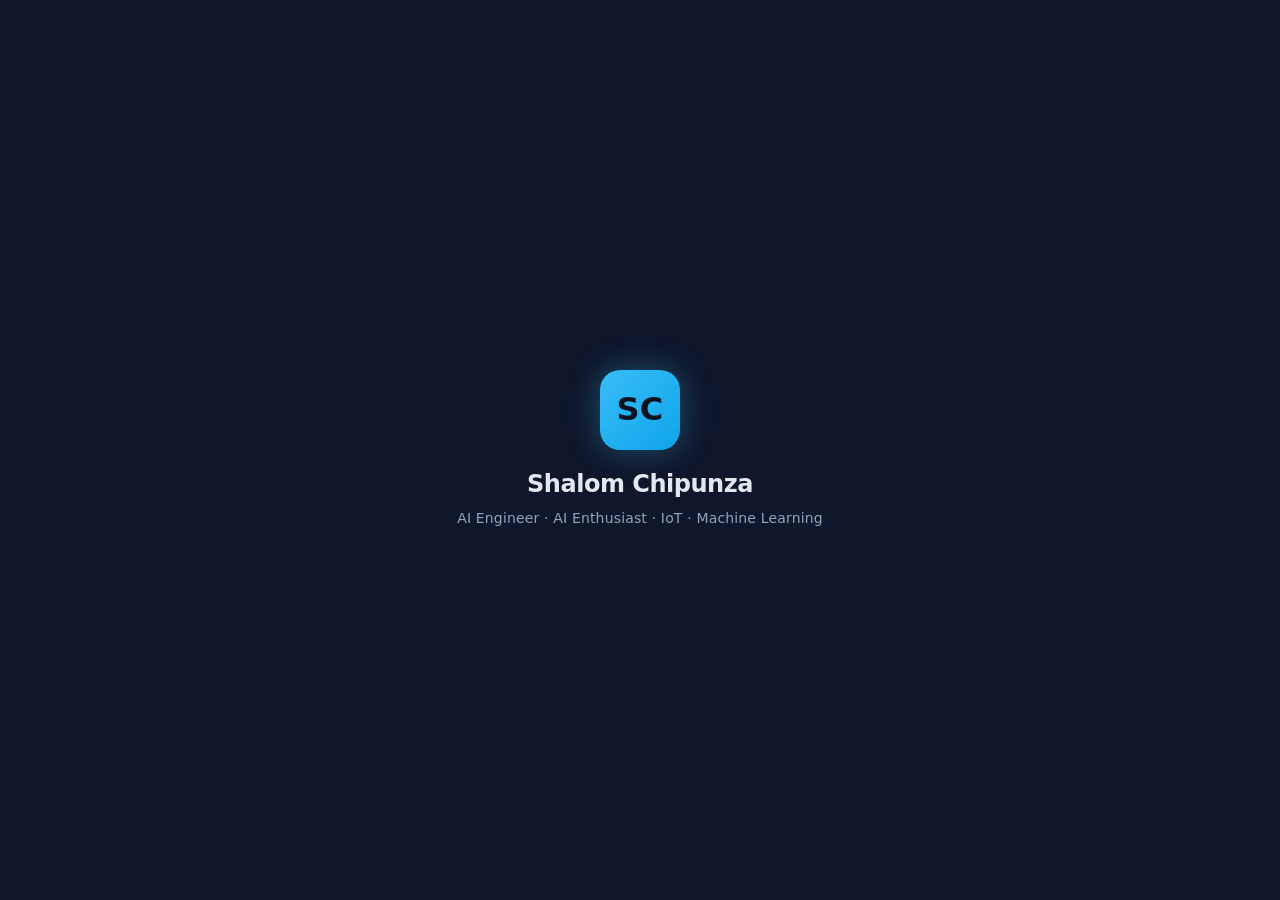
<file: index.html>
<!DOCTYPE html>
<html lang="en" data-theme="dark">
<head>
  <meta charset="utf-8">
  <meta name="viewport" content="width=device-width, initial-scale=1.0">
  <meta name="description" content="Shalom Chipunza — Full Stack Developer, AI Enthusiast, and Aspiring AI Engineer building intelligent systems with cutting-edge technologies.">
  <meta name="theme-color" content="#0b1220">
  <meta name="color-scheme" content="dark">
  <title>Shalom Chipunza | AI Engineer & Full Stack Developer</title>
  <link rel="preconnect" href="https://cdnjs.cloudflare.com" crossorigin>
  <link rel="stylesheet" href="style.css">
  <link rel="stylesheet" href="https://cdnjs.cloudflare.com/ajax/libs/font-awesome/6.5.0/css/all.min.css" crossorigin="anonymous" referrerpolicy="no-referrer">
</head>
<body data-page="home">
  <a class="skip-link" href="#main-content">Skip to main content</a>

  <div id="cursor-glow" class="cursor-glow" aria-hidden="true"></div>

  <div id="splash" class="splash-screen" role="status" aria-live="polite" aria-label="Loading portfolio">
    <div class="splash-content">
      <div class="splash-logo" aria-hidden="true">SC</div>
      <h1>Shalom Chipunza</h1>
      <p>AI Engineer · AI Enthusiast · IoT · Machine Learning</p>
    </div>
  </div>

  <header class="desktop-site-header" aria-label="Primary">
    <div class="desktop-site-header__inner">
      <a href="index.html" class="desktop-brand" data-nav-page="home">
        <span class="desktop-brand__mark" aria-hidden="true">SC</span>
        <span class="desktop-brand__text">
          <span class="desktop-brand__name">Shalom Chipunza</span>
          <span class="desktop-brand__role">AI Engineer · AI Enthusiast · IoT · Machine Learning</span>
        </span>
      </a>
      <nav class="desktop-site-nav" aria-label="Section navigation">
        <ul class="desktop-site-nav__list">
          <li><a href="index.html" class="desktop-nav-link" data-nav-page="home">Home</a></li>
          <li><a href="projects.html" class="desktop-nav-link" data-nav-page="projects">Work</a></li>
          <li><a href="skills.html" class="desktop-nav-link" data-nav-page="skills">Skills</a></li>
          <li><a href="#about" class="desktop-nav-link" data-nav-page="about">About</a></li>
          <li><a href="#contact" class="desktop-nav-link" data-nav-page="contact">Contact</a></li>
        </ul>
      </nav>
      <div class="desktop-site-header__actions">
        <a class="btn btn-sm btn-cv" href="resources/ShalomChipunza_CV.pdf" download>
          <i class="fa-solid fa-file-arrow-down" aria-hidden="true"></i>
          <span>CV</span>
        </a>
      </div>
    </div>
  </header>

  <div class="app-wrapper" id="app-wrapper">
    <div class="app-container">
      <header class="app-header">
        <span class="app-title">Portfolio</span>
        <div class="header-actions">
          <button type="button" class="theme-toggle" aria-label="Switch to light theme">
            <i class="fa-solid fa-sun icon-sun" aria-hidden="true"></i>
            <i class="fa-solid fa-moon icon-moon" aria-hidden="true"></i>
          </button>
        </div>
      </header>

      <main class="app-main" id="main-content">
        <!-- Home -->
        <section class="screen active" id="home" aria-label="Home">
          <div class="hero-backdrop" aria-hidden="true">
            <span class="hero-orb hero-orb--1"></span>
            <span class="hero-orb hero-orb--2"></span>
            <span class="hero-orb hero-orb--3"></span>
          </div>
          <div class="home-layout">
            <div class="hero-section">
              <div class="profile-image-container">
                <div id="profile-skeleton" class="skeleton skeleton--avatar skeleton-wrap" aria-hidden="true"></div>
                <span class="profile-glow" aria-hidden="true"></span>
                <span class="profile-ring" aria-hidden="true"></span>
                <img src="resources/design.jpeg" alt="Portrait of Shalom Chipunza" class="profile-img img-lazy" width="160" height="160" decoding="async" fetchpriority="high">
              </div>
              <div class="hero-text">
                <p class="hero-eyebrow">Shalom Chipunza</p>
                <h1>Building <span class="accent">Intelligent & Expert</span> Systems</h1>
                <p class="role" aria-live="polite">
                  <span class="role-prefix">I craft solutions as</span>
                  <span class="typing-line">
                    <span id="typing-text" class="typing-text"></span><span class="typing-cursor" aria-hidden="true"></span>
                  </span>
                </p>
                <p class="tagline">Full Stack Developer, AI Enthusiast, and Aspiring AI Engineer building intelligent systems with cutting-edge technologies.</p>
              </div>
              <div class="hero-actions">
                <a href="projects.html" class="btn btn-primary">
                  <i class="fa-solid fa-diagram-project" aria-hidden="true"></i>
                  View Projects
                </a>
                <a class="btn btn-secondary" href="resources/cv.pdf" download>
                  <i class="fa-solid fa-file-arrow-down" aria-hidden="true"></i>
                  Download CV
                </a>
              </div>
              <div class="hero-social-block">
                <p class="hero-social-label"><span class="accent">Get in touch</span></p>
                <ul class="hero-social" aria-label="Social profiles">
                  <li><a href="https://github.com/shalomcee002" target="_blank" rel="noopener noreferrer" aria-label="GitHub"><i class="fa-brands fa-github" aria-hidden="true"></i></a></li>
                  <li><a href="https://www.linkedin.com/in/shalom-chipunza-ai-iot-ml" target="_blank" rel="noopener noreferrer" aria-label="LinkedIn"><i class="fa-brands fa-linkedin" aria-hidden="true"></i></a></li>
                  <li><a href="https://wa.me/0778119682" target="_blank" rel="noopener noreferrer" aria-label="WhatsApp"><i class="fa-brands fa-whatsapp" aria-hidden="true"></i></a></li>
                </ul>
              </div>
            </div>

            <div class="quick-stats" role="list">
              <div class="stat-card card" role="listitem">
                <span class="stat-value">1+</span>
                <span class="stat-label">Years in AI &amp; systems</span>
              </div>
              <div class="stat-card card" role="listitem">
                <span class="stat-value">7+</span>
                <span class="stat-label">Shipped projects</span>
              </div>
            </div>
          </div>
        </section>

      <!-- About -->
      <section class="screen" id="about" aria-label="About">

        <div class="screen-header">
          <h2>About</h2>
          <p>AI &amp; ML engineer-in-training. I build intelligent systems that are secure, observable, and built to last.</p>
        </div>

        <div class="about-content">

          <div class="card animate-in section-divider">
            <h3>Professional Summary</h3>
            <p>
              I design and build AI-powered products end-to-end — from clean, accessible interfaces to observable, maintainable backends. My work sits at the intersection of machine learning engineering, full-stack development, and applied automation.
            </p>
            <p>
              Security and long-term maintainability are first-class concerns in everything I build, not afterthoughts. I focus on pragmatic AI where it creates real leverage, and I hold myself to the discipline of shipping incrementally with verifiable results.
            </p>
          </div>

          <div class="card animate-in">
            <h3>Education &amp; Credentials</h3>

            <div class="education-item">
              <div class="education-meta">
                <h4>BSc Artificial Intelligence &amp; Machine Learning</h4>
                <span class="education-status">In Progress</span>
              </div>
              <p>University of Zimbabwe &middot; 2024 &ndash; 2028</p>
            </div>

            <div class="education-item">
              <div class="education-meta">
                <h4>CS50's Introduction to Artificial Intelligence with Python</h4>
                <span class="education-status">Certified</span>
              </div>
              <p>Harvard University &middot; Online Certification</p>
            </div>

            <div class="education-item">
              <h4>Technical Focus Areas</h4>
              <ul class="focus-list">
                <li>Machine Learning Engineering</li>
                <li>Full-Stack Application Development</li>
                <li>Mobile Application Development</li>
                <li>Intelligent Systems &amp; Automation</li>
                <li>Data Engineering</li>
              </ul>
            </div>
          </div>

          <div class="card animate-in">
            <h3>What I bring</h3>
          
            <div class="value-item">
              <h4>Deadline-driven</h4>
              <p>Time is a resource I treat with the same discipline as code quality. I plan realistically, communicate early when scope shifts, and deliver.</p>
            </div>
          
            <div class="value-item">
              <h4>Built for collaboration</h4>
              <blockquote class="african-proverb">
                <p>"If you want to go fast, go alone. If you want to go far, go together."</p>
                <cite>— African proverb</cite>
              </blockquote>
              <p>I thrive in teams. The best systems are built through shared context, honest feedback, and collective ownership.</p>
            </div>
          
            <div class="value-item">
              <h4>Cutting-edge, applied</h4>
              <p>I stay current with emerging tools and frameworks — not for novelty, but to bring meaningful capability to the products I work on.</p>
            </div>
          
          </div>
      </section>



        <!-- Contact -->
        <section class="screen" id="contact" aria-label="Contact">
          <div class="screen-header">
            <h2>Contact</h2>
            <p>Hiring, collaborations, or a technical challenge—send a concise note and I will respond promptly.</p>
          </div>
          <div class="contact-container">
            <form id="contact-form" class="card animate-in" novalidate>
              <input type="text" name="website" class="hp-field" tabindex="-1" autocomplete="off" aria-hidden="true">

              <div class="form-group floating-group has-icon">
                <span class="field-icon" aria-hidden="true"><i class="fa-solid fa-user"></i></span>
                <input type="text" id="name" name="name" placeholder=" " required minlength="3" autocomplete="name">
                <label for="name">Full Name</label>
                <span class="error-message">Name must be at least 3 characters.</span>
              </div>

              <div class="form-group floating-group has-icon">
                <span class="field-icon" aria-hidden="true"><i class="fa-solid fa-envelope"></i></span>
                <input type="email" id="email" name="email" placeholder=" " required autocomplete="email">
                <label for="email">Email Address</label>
                <span class="error-message">Please enter a valid email address.</span>
              </div>

              <div class="form-group floating-group has-icon">
                <span class="field-icon" aria-hidden="true"><i class="fa-solid fa-phone"></i></span>
                <input type="tel" id="phone" name="phone" placeholder=" " required autocomplete="tel">
                <label for="phone">Phone Number</label>
                <span class="error-message">Please enter a valid phone number.</span>
              </div>

              <div class="form-group floating-group has-icon">
                <span class="field-icon" aria-hidden="true"><i class="fa-solid fa-tag"></i></span>
                <select id="subject" name="subject" required>
                  <option value="" disabled selected hidden></option>
                  <option value="Collaboration">Project collaboration</option>
                  <option value="Hiring">Role / hiring</option>
                  <option value="AI Query">AI / ML inquiry</option>
                  <option value="Other">Other</option>
                </select>
                <label for="subject">Subject</label>
                <span class="error-message">Please select a subject.</span>
              </div>

              <div class="form-group floating-group has-icon has-icon--textarea">
                <span class="field-icon" aria-hidden="true"><i class="fa-solid fa-message"></i></span>
                <textarea id="message" name="message" rows="4" placeholder=" " required minlength="10" aria-describedby="message-counter"></textarea>
                <label for="message">Message</label>
                <span class="char-counter" id="message-counter" aria-live="polite">0 / 10+ characters</span>
                <span class="error-message">Message must be at least 10 characters.</span>
              </div>

              <button type="submit" class="btn btn-primary w-100">
                <span class="btn-text">Send message</span>
                <span class="spinner" hidden aria-hidden="true"></span>
              </button>
            </form>

            <div class="social-links animate-in" aria-label="Social and messaging">
              <a href="https://linkedin.com/in/shalom-chipunza-ai-iot-ml" target="_blank" rel="noopener noreferrer" aria-label="LinkedIn"><i class="fa-brands fa-linkedin" aria-hidden="true"></i></a>
              <a href="https://github.com/shalomcee002" target="_blank" rel="noopener noreferrer" aria-label="GitHub"><i class="fa-brands fa-github" aria-hidden="true"></i></a>
              <a href="https://wa.me/0778119682" target="_blank" rel="noopener noreferrer" aria-label="WhatsApp"><i class="fa-brands fa-whatsapp" aria-hidden="true"></i></a>
            </div>
          </div>
        </section>
      </main>

      <nav class="bottom-nav" aria-label="App sections">
        <a href="index.html" class="nav-item active" data-nav-page="home" aria-current="page">
          <i class="fa-solid fa-house" aria-hidden="true"></i>
          <span>Home</span>
        </a>
        <a href="projects.html" class="nav-item" data-nav-page="projects">
          <i class="fa-solid fa-diagram-project" aria-hidden="true"></i>
          <span>Work</span>
        </a>
        <a href="skills.html" class="nav-item" data-nav-page="skills">
          <i class="fa-solid fa-code" aria-hidden="true"></i>
          <span>Skills</span>
        </a>
        <a href="#about" class="nav-item" data-nav-page="about">
          <i class="fa-solid fa-user" aria-hidden="true"></i>
          <span>About</span>
        </a>
        <a href="#contact" class="nav-item" data-nav-page="contact">
          <i class="fa-solid fa-envelope" aria-hidden="true"></i>
          <span>Contact</span>
        </a>
      </nav>
    </div>
  </div>

  <script src="script.js"></script>
</body>
</html>
</file>
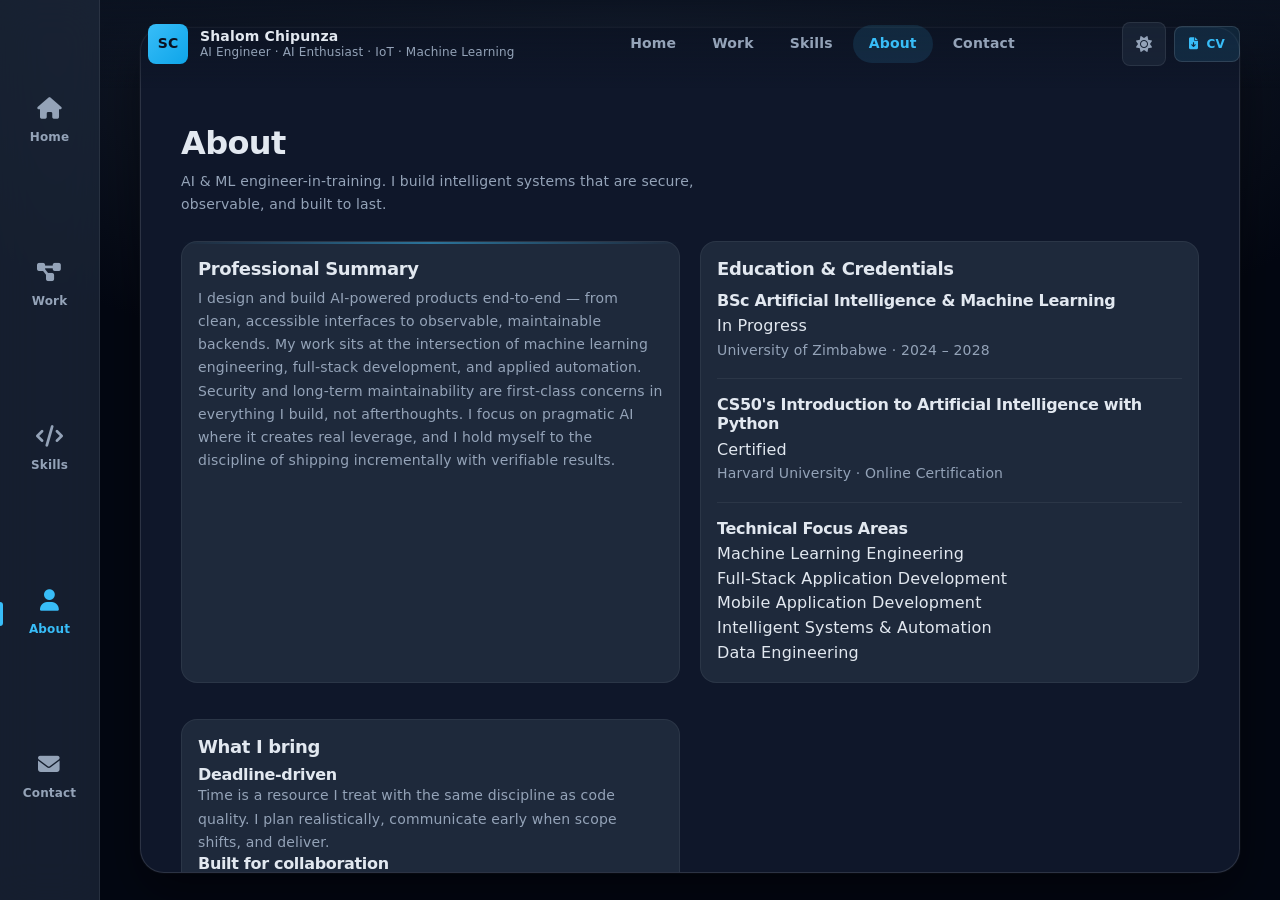
<file: about.html>
<!DOCTYPE html>
<html lang="en" data-theme="dark">
<head>
  <meta charset="utf-8">
  <meta name="viewport" content="width=device-width, initial-scale=1.0">
  <meta name="description" content="About Shalom Chipunza — AI & ML engineer-in-training building secure, observable intelligent systems.">
  <meta name="theme-color" content="#0b1220">
  <meta name="color-scheme" content="dark">
  <title>About | Shalom Chipunza</title>
  <link rel="preconnect" href="https://cdnjs.cloudflare.com" crossorigin>
  <link rel="stylesheet" href="style.css">
  <link rel="stylesheet" href="https://cdnjs.cloudflare.com/ajax/libs/font-awesome/6.5.0/css/all.min.css" crossorigin="anonymous" referrerpolicy="no-referrer">
</head>
<body class="app-page" data-page="about">
  <a class="skip-link" href="#main-content">Skip to main content</a>
  <div id="cursor-glow" class="cursor-glow" aria-hidden="true"></div>
  <header class="desktop-site-header" aria-label="Primary">
    <div class="desktop-site-header__inner">
      <a href="index.html" class="desktop-brand" data-nav-page="home">
        <span class="desktop-brand__mark" aria-hidden="true">SC</span>
        <span class="desktop-brand__text">
          <span class="desktop-brand__name">Shalom Chipunza</span>
          <span class="desktop-brand__role">AI Engineer · AI Enthusiast · IoT · Machine Learning</span>
        </span>
      </a>
      <nav class="desktop-site-nav" aria-label="Section navigation">
        <ul class="desktop-site-nav__list">
          <li><a href="index.html" class="desktop-nav-link" data-nav-page="home">Home</a></li>
          <li><a href="projects.html" class="desktop-nav-link" data-nav-page="projects">Work</a></li>
          <li><a href="skills.html" class="desktop-nav-link" data-nav-page="skills">Skills</a></li>
          <li><a href="about.html" class="desktop-nav-link" data-nav-page="about">About</a></li>
          <li><a href="contact.html" class="desktop-nav-link" data-nav-page="contact">Contact</a></li>
        </ul>
      </nav>
      <div class="desktop-site-header__actions">
        <button type="button" class="theme-toggle" aria-label="Switch to light theme">
          <i class="fa-solid fa-sun icon-sun" aria-hidden="true"></i>
          <i class="fa-solid fa-moon icon-moon" aria-hidden="true"></i>
        </button>
        <a class="btn btn-sm btn-cv" href="resources/ShalomChipunza_CV.pdf" download="ShalomChipunza_CV.pdf">
          <i class="fa-solid fa-file-arrow-down" aria-hidden="true"></i>
          <span>CV</span>
        </a>
      </div>
    </div>
  </header>
  <div class="app-wrapper" id="app-wrapper">
    <div class="app-container">
      <header class="app-header">
        <span class="app-title">About</span>
        <div class="header-actions">
                  <button type="button" class="theme-toggle" aria-label="Switch to light theme">
          <i class="fa-solid fa-sun icon-sun" aria-hidden="true"></i>
          <i class="fa-solid fa-moon icon-moon" aria-hidden="true"></i>
        </button>
        </div>
      </header>

      <main class="app-main app-main--page" id="main-content">
        <section class="screen page-screen active" id="about" aria-label="About">
        <div class="screen-header">
          <h2>About</h2>
          <p>AI &amp; ML engineer-in-training. I build intelligent systems that are secure, observable, and built to last.</p>
        </div>

        <div class="about-content">
          <div class="card animate-in section-divider">
            <h3>Professional Summary</h3>
            <p>
              I design and build AI-powered products end-to-end — from clean, accessible interfaces to observable, maintainable backends. My work sits at the intersection of machine learning engineering, full-stack development, and applied automation.
            </p>
            <p>
              Security and long-term maintainability are first-class concerns in everything I build, not afterthoughts. I focus on pragmatic AI where it creates real leverage, and I hold myself to the discipline of shipping incrementally with verifiable results.
            </p>
          </div>

          <div class="card animate-in">
            <h3>Education &amp; Credentials</h3>

            <div class="education-item">
              <div class="education-meta">
                <h4>BSc Artificial Intelligence &amp; Machine Learning</h4>
                <span class="education-status">In Progress</span>
              </div>
              <p>University of Zimbabwe &middot; 2024 &ndash; 2028</p>
            </div>

            <div class="education-item">
              <div class="education-meta">
                <h4>CS50's Introduction to Artificial Intelligence with Python</h4>
                <span class="education-status">Certified</span>
              </div>
              <p>Harvard University &middot; Online Certification</p>
            </div>

            <div class="education-item">
              <h4>Technical Focus Areas</h4>
              <ul class="focus-list">
                <li>Machine Learning Engineering</li>
                <li>Full-Stack Application Development</li>
                <li>Mobile Application Development</li>
                <li>Intelligent Systems &amp; Automation</li>
                <li>Data Engineering</li>
              </ul>
            </div>
          </div>

          <div class="card animate-in">
            <h3>What I bring</h3>

            <div class="value-item">
              <h4>Deadline-driven</h4>
              <p>Time is a resource I treat with the same discipline as code quality. I plan realistically, communicate early when scope shifts, and deliver.</p>
            </div>

            <div class="value-item">
              <h4>Built for collaboration</h4>
              <blockquote class="african-proverb">
                <p>"If you want to go fast, go alone. If you want to go far, go together."</p>
                <cite>— African proverb</cite>
              </blockquote>
              <p>I thrive in teams. The best systems are built through shared context, honest feedback, and collective ownership.</p>
            </div>

            <div class="value-item">
              <h4>Cutting-edge, applied</h4>
              <p>I stay current with emerging tools and frameworks — not for novelty, but to bring meaningful capability to the products I work on.</p>
            </div>
          </div>
        </div>
        </section>
      </main>

      <nav class="bottom-nav" aria-label="App sections">
        <a href="index.html" class="nav-item" data-nav-page="home">
          <i class="fa-solid fa-house" aria-hidden="true"></i>
          <span>Home</span>
        </a>
        <a href="projects.html" class="nav-item" data-nav-page="projects">
          <i class="fa-solid fa-diagram-project" aria-hidden="true"></i>
          <span>Work</span>
        </a>
        <a href="skills.html" class="nav-item" data-nav-page="skills">
          <i class="fa-solid fa-code" aria-hidden="true"></i>
          <span>Skills</span>
        </a>
        <a href="about.html" class="nav-item" data-nav-page="about">
          <i class="fa-solid fa-user" aria-hidden="true"></i>
          <span>About</span>
        </a>
        <a href="contact.html" class="nav-item" data-nav-page="contact">
          <i class="fa-solid fa-envelope" aria-hidden="true"></i>
          <span>Contact</span>
        </a>
      </nav>
    </div>
  </div>

  <script src="script.js"></script>
</body>
</html>
</file>
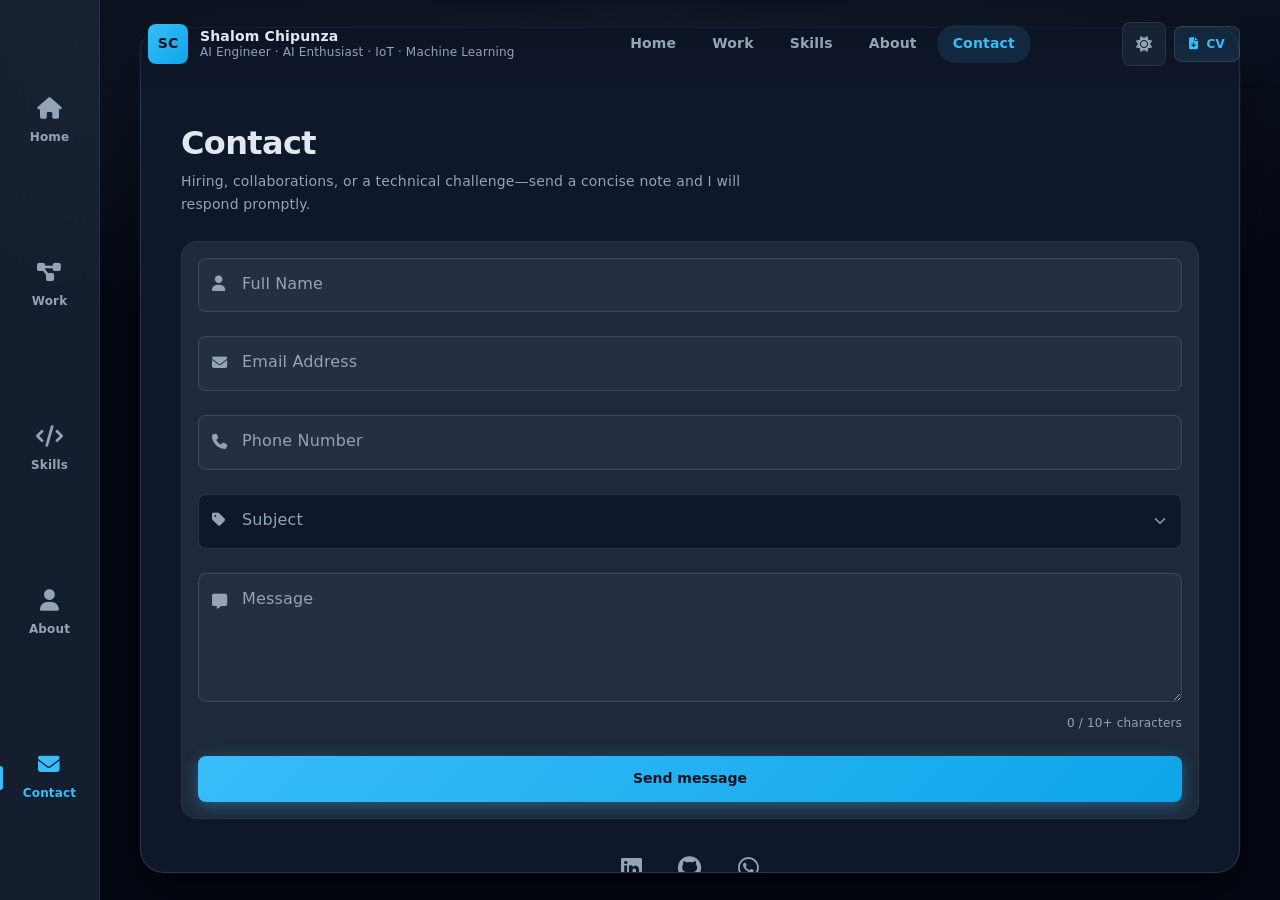
<file: contact.html>
<!DOCTYPE html>
<html lang="en" data-theme="dark">
<head>
  <meta charset="utf-8">
  <meta name="viewport" content="width=device-width, initial-scale=1.0">
  <meta name="description" content="Contact Shalom Chipunza — hiring, collaborations, and technical inquiries.">
  <meta name="theme-color" content="#0b1220">
  <meta name="color-scheme" content="dark">
  <title>Contact | Shalom Chipunza</title>
  <link rel="preconnect" href="https://cdnjs.cloudflare.com" crossorigin>
  <link rel="stylesheet" href="style.css">
  <link rel="stylesheet" href="https://cdnjs.cloudflare.com/ajax/libs/font-awesome/6.5.0/css/all.min.css" crossorigin="anonymous" referrerpolicy="no-referrer">
</head>
<body class="app-page" data-page="contact">
  <a class="skip-link" href="#main-content">Skip to main content</a>
  <div id="cursor-glow" class="cursor-glow" aria-hidden="true"></div>
  <header class="desktop-site-header" aria-label="Primary">
    <div class="desktop-site-header__inner">
      <a href="index.html" class="desktop-brand" data-nav-page="home">
        <span class="desktop-brand__mark" aria-hidden="true">SC</span>
        <span class="desktop-brand__text">
          <span class="desktop-brand__name">Shalom Chipunza</span>
          <span class="desktop-brand__role">AI Engineer · AI Enthusiast · IoT · Machine Learning</span>
        </span>
      </a>
      <nav class="desktop-site-nav" aria-label="Section navigation">
        <ul class="desktop-site-nav__list">
          <li><a href="index.html" class="desktop-nav-link" data-nav-page="home">Home</a></li>
          <li><a href="projects.html" class="desktop-nav-link" data-nav-page="projects">Work</a></li>
          <li><a href="skills.html" class="desktop-nav-link" data-nav-page="skills">Skills</a></li>
          <li><a href="about.html" class="desktop-nav-link" data-nav-page="about">About</a></li>
          <li><a href="contact.html" class="desktop-nav-link" data-nav-page="contact">Contact</a></li>
        </ul>
      </nav>
      <div class="desktop-site-header__actions">
        <button type="button" class="theme-toggle" aria-label="Switch to light theme">
          <i class="fa-solid fa-sun icon-sun" aria-hidden="true"></i>
          <i class="fa-solid fa-moon icon-moon" aria-hidden="true"></i>
        </button>
        <a class="btn btn-sm btn-cv" href="resources/ShalomChipunza_CV.pdf" download="ShalomChipunza_CV.pdf">
          <i class="fa-solid fa-file-arrow-down" aria-hidden="true"></i>
          <span>CV</span>
        </a>
      </div>
    </div>
  </header>
  <div class="app-wrapper" id="app-wrapper">
    <div class="app-container">
      <header class="app-header">
        <span class="app-title">Contact</span>
        <div class="header-actions">
                  <button type="button" class="theme-toggle" aria-label="Switch to light theme">
          <i class="fa-solid fa-sun icon-sun" aria-hidden="true"></i>
          <i class="fa-solid fa-moon icon-moon" aria-hidden="true"></i>
        </button>
        </div>
      </header>

      <main class="app-main app-main--page" id="main-content">
        <section class="screen page-screen active" id="contact" aria-label="Contact">
        <div class="screen-header">
          <h2>Contact</h2>
          <p>Hiring, collaborations, or a technical challenge—send a concise note and I will respond promptly.</p>
        </div>
        <div class="contact-container">
          <form id="contact-form" class="card animate-in" novalidate data-contact-endpoint="/api/contact">
            <input type="text" name="website" class="hp-field" tabindex="-1" autocomplete="off" aria-hidden="true">

            <div class="form-group floating-group has-icon">
              <span class="field-icon" aria-hidden="true"><i class="fa-solid fa-user"></i></span>
              <input type="text" id="name" name="name" placeholder=" " required minlength="3" autocomplete="name">
              <label for="name">Full Name</label>
              <span class="error-message">Name must be at least 3 characters.</span>
            </div>

            <div class="form-group floating-group has-icon">
              <span class="field-icon" aria-hidden="true"><i class="fa-solid fa-envelope"></i></span>
              <input type="email" id="email" name="email" placeholder=" " required autocomplete="email">
              <label for="email">Email Address</label>
              <span class="error-message">Please enter a valid email address.</span>
            </div>

            <div class="form-group floating-group has-icon">
              <span class="field-icon" aria-hidden="true"><i class="fa-solid fa-phone"></i></span>
              <input type="tel" id="phone" name="phone" placeholder=" " required autocomplete="tel">
              <label for="phone">Phone Number</label>
              <span class="error-message">Please enter a valid phone number.</span>
            </div>

            <div class="form-group floating-group has-icon">
              <span class="field-icon" aria-hidden="true"><i class="fa-solid fa-tag"></i></span>
              <select id="subject" name="subject" required>
                <option value="" disabled selected hidden></option>
                <option value="Collaboration">Project collaboration</option>
                <option value="Hiring">Role / hiring</option>
                <option value="AI Query">AI / ML inquiry</option>
                <option value="Other">Other</option>
              </select>
              <label for="subject">Subject</label>
              <span class="error-message">Please select a subject.</span>
            </div>

            <div class="form-group floating-group has-icon has-icon--textarea">
              <span class="field-icon" aria-hidden="true"><i class="fa-solid fa-message"></i></span>
              <textarea id="message" name="message" rows="4" placeholder=" " required minlength="10" aria-describedby="message-counter"></textarea>
              <label for="message">Message</label>
              <span class="char-counter" id="message-counter" aria-live="polite">0 / 10+ characters</span>
              <span class="error-message">Message must be at least 10 characters.</span>
            </div>

            <button type="submit" class="btn btn-primary w-100">
              <span class="btn-text">Send message</span>
              <span class="spinner" hidden aria-hidden="true"></span>
            </button>
          </form>

          <div class="social-links animate-in" aria-label="Social and messaging">
            <a href="https://linkedin.com/in/shalom-chipunza-ai-iot-ml" target="_blank" rel="noopener noreferrer" aria-label="LinkedIn"><i class="fa-brands fa-linkedin" aria-hidden="true"></i></a>
            <a href="https://github.com/shalomcee002" target="_blank" rel="noopener noreferrer" aria-label="GitHub"><i class="fa-brands fa-github" aria-hidden="true"></i></a>
            <a href="https://wa.me/0778119682" target="_blank" rel="noopener noreferrer" aria-label="WhatsApp"><i class="fa-brands fa-whatsapp" aria-hidden="true"></i></a>
          </div>
        </div>
        </section>
      </main>

      <nav class="bottom-nav" aria-label="App sections">
        <a href="index.html" class="nav-item" data-nav-page="home">
          <i class="fa-solid fa-house" aria-hidden="true"></i>
          <span>Home</span>
        </a>
        <a href="projects.html" class="nav-item" data-nav-page="projects">
          <i class="fa-solid fa-diagram-project" aria-hidden="true"></i>
          <span>Work</span>
        </a>
        <a href="skills.html" class="nav-item" data-nav-page="skills">
          <i class="fa-solid fa-code" aria-hidden="true"></i>
          <span>Skills</span>
        </a>
        <a href="about.html" class="nav-item" data-nav-page="about">
          <i class="fa-solid fa-user" aria-hidden="true"></i>
          <span>About</span>
        </a>
        <a href="contact.html" class="nav-item" data-nav-page="contact">
          <i class="fa-solid fa-envelope" aria-hidden="true"></i>
          <span>Contact</span>
        </a>
      </nav>
    </div>
  </div>

  <script src="script.js"></script>
</body>
</html>
</file>
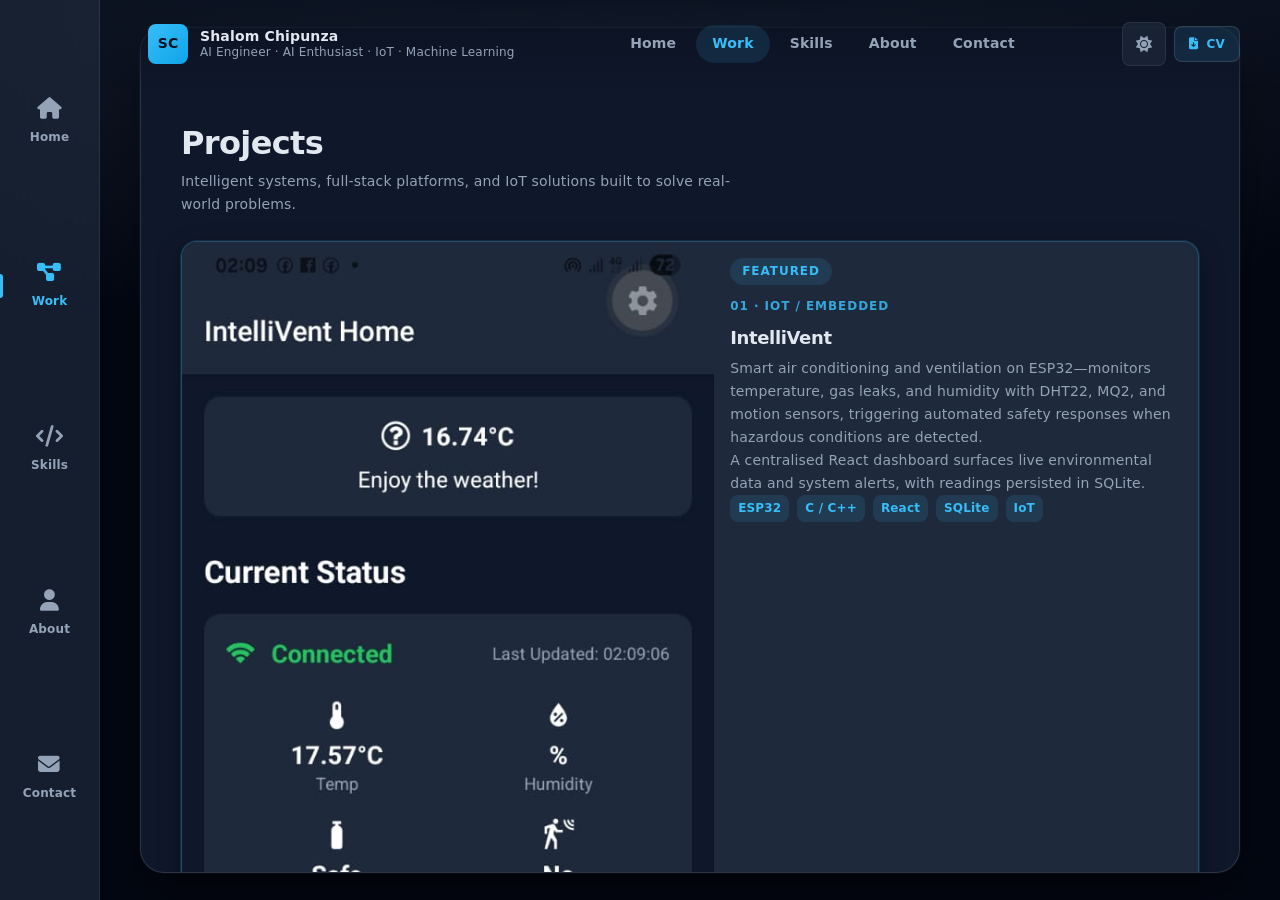
<file: projects.html>
<!DOCTYPE html>
<html lang="en" data-theme="dark">
<head>
  <meta charset="utf-8">
  <meta name="viewport" content="width=device-width, initial-scale=1.0">
  <meta name="description" content="Selected projects by Shalom Chipunza — intelligent systems, full-stack platforms, and IoT solutions.">
  <meta name="theme-color" content="#0b1220">
  <meta name="color-scheme" content="dark">
  <title>Projects | Shalom Chipunza</title>
  <link rel="preconnect" href="https://cdnjs.cloudflare.com" crossorigin>
  <link rel="stylesheet" href="style.css">
  <link rel="stylesheet" href="https://cdnjs.cloudflare.com/ajax/libs/font-awesome/6.5.0/css/all.min.css" crossorigin="anonymous" referrerpolicy="no-referrer">
</head>
<body class="app-page" data-page="projects">
  <a class="skip-link" href="#main-content">Skip to main content</a>
  <div id="cursor-glow" class="cursor-glow" aria-hidden="true"></div>
  <header class="desktop-site-header" aria-label="Primary">
    <div class="desktop-site-header__inner">
      <a href="index.html" class="desktop-brand" data-nav-page="home">
        <span class="desktop-brand__mark" aria-hidden="true">SC</span>
        <span class="desktop-brand__text">
          <span class="desktop-brand__name">Shalom Chipunza</span>
          <span class="desktop-brand__role">AI Engineer · AI Enthusiast · IoT · Machine Learning</span>
        </span>
      </a>
      <nav class="desktop-site-nav" aria-label="Section navigation">
        <ul class="desktop-site-nav__list">
          <li><a href="index.html" class="desktop-nav-link" data-nav-page="home">Home</a></li>
          <li><a href="projects.html" class="desktop-nav-link" data-nav-page="projects">Work</a></li>
          <li><a href="skills.html" class="desktop-nav-link" data-nav-page="skills">Skills</a></li>
          <li><a href="about.html" class="desktop-nav-link" data-nav-page="about">About</a></li>
          <li><a href="contact.html" class="desktop-nav-link" data-nav-page="contact">Contact</a></li>
        </ul>
      </nav>
      <div class="desktop-site-header__actions">
        <button type="button" class="theme-toggle" aria-label="Switch to light theme">
          <i class="fa-solid fa-sun icon-sun" aria-hidden="true"></i>
          <i class="fa-solid fa-moon icon-moon" aria-hidden="true"></i>
        </button>
        <a class="btn btn-sm btn-cv" href="resources/ShalomChipunza_CV.pdf" download="ShalomChipunza_CV.pdf">
          <i class="fa-solid fa-file-arrow-down" aria-hidden="true"></i>
          <span>CV</span>
        </a>
      </div>
    </div>
  </header>
  <div class="app-wrapper" id="app-wrapper">
    <div class="app-container">
      <header class="app-header">
        <span class="app-title">Projects</span>
        <div class="header-actions">
                  <button type="button" class="theme-toggle" aria-label="Switch to light theme">
          <i class="fa-solid fa-sun icon-sun" aria-hidden="true"></i>
          <i class="fa-solid fa-moon icon-moon" aria-hidden="true"></i>
        </button>
        </div>
      </header>

      <main class="app-main app-main--page" id="main-content">
        <section class="screen page-screen active" id="projects" aria-label="Selected projects">
        <div class="screen-header">
          <h2>Projects</h2>
          <p>Intelligent systems, full-stack platforms, and IoT solutions built to solve real-world problems.</p>
        </div>

        <div class="projects-list projects-list--stack">
          <article class="project-card card project-card--featured project-card--wide animate-in">
            <figure class="project-media">
              <img class="project-screenshot" src="resources/IntelliVent00.jpeg" alt="IntelliVent smart ventilation dashboard" loading="lazy" decoding="async" onerror="this.style.display='none'; this.nextElementSibling.style.display='flex'">
              <div class="project-media-surface project-media-fallback" style="--project-hue: 172">
                <i class="fa-solid fa-wind" aria-hidden="true"></i>
              </div>
              <div class="project-media-overlay">
                <a href="https://github.com/shalomcee002/intelligent-ventilation-system-AI-ML-Iot-project" target="_blank" rel="noopener noreferrer" class="btn btn-sm btn-primary btn-overlay">
                  <i class="fa-brands fa-github" aria-hidden="true"></i> GitHub
                </a>
              </div>
            </figure>
            <div class="project-body">
              <span class="project-badge">Featured</span>
              <span class="project-meta">01 · IoT / Embedded</span>
              <div class="project-info">
                <h3>IntelliVent</h3>
                <p>Smart air conditioning and ventilation on ESP32—monitors temperature, gas leaks, and humidity with DHT22, MQ2, and motion sensors, triggering automated safety responses when hazardous conditions are detected.</p>
                <p>A centralised React dashboard surfaces live environmental data and system alerts, with readings persisted in SQLite.</p>
                <div class="tech-tags">
                  <span class="tag">ESP32</span>
                  <span class="tag">C / C++</span>
                  <span class="tag">React</span>
                  <span class="tag">SQLite</span>
                  <span class="tag">IoT</span>
                </div>
              </div>
              <div class="project-actions">
                <a href="https://github.com/shalomcee002/intelligent-ventilation-system-AI-ML-Iot-project" target="_blank" rel="noopener noreferrer" class="btn btn-sm btn-primary">
                  <i class="fa-brands fa-github" aria-hidden="true"></i> GitHub
                </a>
              </div>
            </div>
          </article>

          <article class="project-card card project-card--wide animate-in">
            <figure class="project-media">
              <img class="project-screenshot" src="resources/SmartSale1.jpeg" alt="SmartSale POS system" loading="lazy" decoding="async" onerror="this.style.display='none'; this.nextElementSibling.style.display='flex'">
              <div class="project-media-surface project-media-fallback" style="--project-hue: 265">
                <i class="fa-solid fa-cash-register" aria-hidden="true"></i>
              </div>
              <div class="project-media-overlay">
                <a href="https://github.com/shalomcee002/Mobile_P.O.S" target="_blank" rel="noopener noreferrer" class="btn btn-sm btn-primary btn-overlay">
                  <i class="fa-brands fa-github" aria-hidden="true"></i> GitHub
                </a>
              </div>
            </figure>
            <div class="project-body">
              <span class="project-meta">02 · Mobile / Full-Stack</span>
              <div class="project-info">
                <h3>SmartSale POS</h3>
                <p>Mobile-first point-of-sale for modern retail—fully offline selling with automatic stock sync when connectivity returns.</p>
                <p>Real-time inventory tracking across devices, built with React, TypeScript, Node.js, and SQLite.</p>
                <div class="tech-tags">
                  <span class="tag">React</span>
                  <span class="tag">TypeScript</span>
                  <span class="tag">Node.js</span>
                  <span class="tag">SQLite</span>
                  <span class="tag">Offline-First</span>
                </div>
              </div>
              <div class="project-actions">
                <a href="https://github.com/shalomcee002/Mobile_P.O.S" target="_blank" rel="noopener noreferrer" class="btn btn-sm btn-primary">
                  <i class="fa-brands fa-github" aria-hidden="true"></i> GitHub
                </a>
              </div>
            </div>
          </article>

          <article class="project-card card project-card--wide animate-in">
            <figure class="project-media">
              <img class="project-screenshot" src="resources/SmartSchol1.png" alt="SmartSchool management platform" loading="lazy" decoding="async" onerror="this.style.display='none'; this.nextElementSibling.style.display='flex'">
              <div class="project-media-surface project-media-fallback" style="--project-hue: 199">
                <i class="fa-solid fa-school" aria-hidden="true"></i>
              </div>
              <div class="project-media-overlay">
                <a href="https://github.com/Techzonezw/Smart-School" target="_blank" rel="noopener noreferrer" class="btn btn-sm btn-primary btn-overlay">
                  <i class="fa-brands fa-github" aria-hidden="true"></i> GitHub
                </a>
              </div>
            </figure>
            <div class="project-body">
              <span class="project-meta">03 · Full-Stack / Enterprise / <span class="accent">In-Progress</span></span>
              <div class="project-info">
                <h3>SmartSchool</h3>
                <p>Hybrid school management platform for students, teachers, and administrators—each with tailored dashboards and permissions.</p>
                <p>Handles fees, exam results, timetables, and admin workflows via Spring Boot REST API and PostgreSQL.</p>
                <div class="tech-tags">
                  <span class="tag">React</span>
                  <span class="tag">Spring Boot</span>
                  <span class="tag">Java</span>
                  <span class="tag">PostgreSQL</span>
                </div>
              </div>
              <div class="project-actions">
                <a href="https://github.com/Techzonezw/Smart-School" target="_blank" rel="noopener noreferrer" class="btn btn-sm btn-primary">
                  <i class="fa-brands fa-github" aria-hidden="true"></i> GitHub
                </a>
              </div>
            </div>
          </article>

          <article class="project-card card project-card--wide animate-in">
            <figure class="project-media">
              <img class="project-screenshot" src="resources/Earnlink1.png" alt="EarnLink Store e-commerce platform" loading="lazy" decoding="async" onerror="this.style.display='none'; this.nextElementSibling.style.display='flex'">
              <div class="project-media-surface project-media-fallback" style="--project-hue: 32">
                <i class="fa-solid fa-store" aria-hidden="true"></i>
              </div>
              <div class="project-media-overlay">
                <a href="https://github.com/shalomcee002/E-Commerce" target="_blank" rel="noopener noreferrer" class="btn btn-sm btn-primary btn-overlay">
                  <i class="fa-brands fa-github" aria-hidden="true"></i> GitHub
                </a>
              </div>
            </figure>
            <div class="project-body">
              <span class="project-meta">04 · E-Commerce / Web</span>
              <div class="project-info">
                <h3>EarnLink Store</h3>
                <p>Modern e-commerce platform connecting users with digital and online technology solutions—responsive catalogue, user interactions, and scalable Node.js backend.</p>
                <p>Clean React frontend optimised for conversions and performance across devices.</p>
                <div class="tech-tags">
                  <span class="tag">React</span>
                  <span class="tag">Node.js</span>
                  <span class="tag">JavaScript</span>
                  <span class="tag">E-Commerce</span>
                </div>
              </div>
              <div class="project-actions">
                <a href="https://github.com/shalomcee002/E-Commerce" target="_blank" rel="noopener noreferrer" class="btn btn-sm btn-primary">
                  <i class="fa-brands fa-github" aria-hidden="true"></i> GitHub
                </a>
              </div>
            </div>
          </article>
        </div>
        </section>
      </main>

      <nav class="bottom-nav" aria-label="App sections">
        <a href="index.html" class="nav-item" data-nav-page="home">
          <i class="fa-solid fa-house" aria-hidden="true"></i>
          <span>Home</span>
        </a>
        <a href="projects.html" class="nav-item" data-nav-page="projects">
          <i class="fa-solid fa-diagram-project" aria-hidden="true"></i>
          <span>Work</span>
        </a>
        <a href="skills.html" class="nav-item" data-nav-page="skills">
          <i class="fa-solid fa-code" aria-hidden="true"></i>
          <span>Skills</span>
        </a>
        <a href="about.html" class="nav-item" data-nav-page="about">
          <i class="fa-solid fa-user" aria-hidden="true"></i>
          <span>About</span>
        </a>
        <a href="contact.html" class="nav-item" data-nav-page="contact">
          <i class="fa-solid fa-envelope" aria-hidden="true"></i>
          <span>Contact</span>
        </a>
      </nav>
    </div>
  </div>

  <script src="script.js"></script>
</body>
</html>
</file>
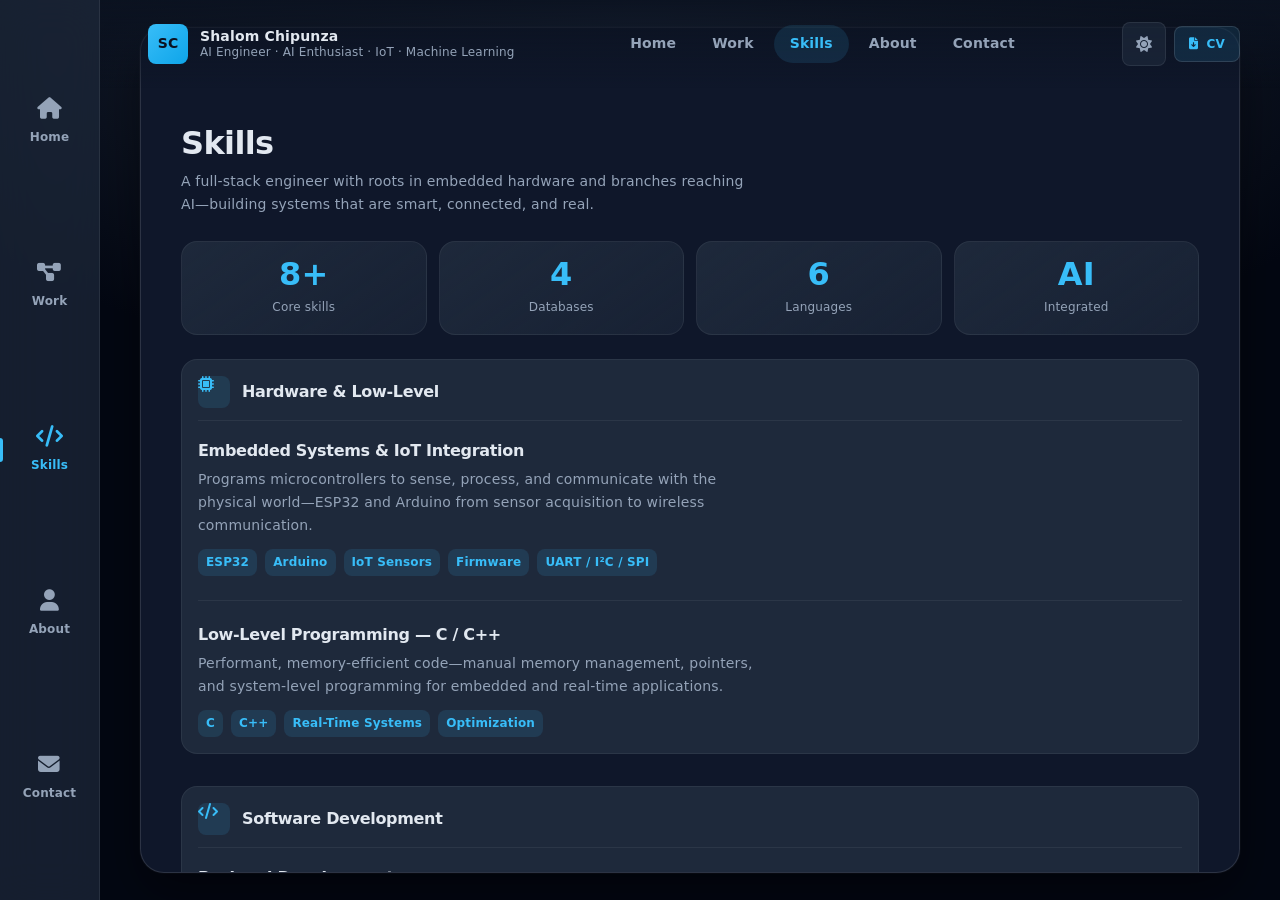
<file: skills.html>
<!DOCTYPE html>
<html lang="en" data-theme="dark">
<head>
  <meta charset="utf-8">
  <meta name="viewport" content="width=device-width, initial-scale=1.0">
  <meta name="description" content="Skills and expertise — Shalom Chipunza, Full Stack Developer and AI Engineer.">
  <meta name="theme-color" content="#0b1220">
  <meta name="color-scheme" content="dark">
  <title>Skills | Shalom Chipunza</title>
  <link rel="preconnect" href="https://cdnjs.cloudflare.com" crossorigin>
  <link rel="stylesheet" href="style.css">
  <link rel="stylesheet" href="https://cdnjs.cloudflare.com/ajax/libs/font-awesome/6.5.0/css/all.min.css" crossorigin="anonymous" referrerpolicy="no-referrer">
</head>
<body class="app-page" data-page="skills">
  <a class="skip-link" href="#main-content">Skip to main content</a>
  <div id="cursor-glow" class="cursor-glow" aria-hidden="true"></div>
  <header class="desktop-site-header" aria-label="Primary">
    <div class="desktop-site-header__inner">
      <a href="index.html" class="desktop-brand" data-nav-page="home">
        <span class="desktop-brand__mark" aria-hidden="true">SC</span>
        <span class="desktop-brand__text">
          <span class="desktop-brand__name">Shalom Chipunza</span>
          <span class="desktop-brand__role">AI Engineer · AI Enthusiast · IoT · Machine Learning</span>
        </span>
      </a>
      <nav class="desktop-site-nav" aria-label="Section navigation">
        <ul class="desktop-site-nav__list">
          <li><a href="index.html" class="desktop-nav-link" data-nav-page="home">Home</a></li>
          <li><a href="projects.html" class="desktop-nav-link" data-nav-page="projects">Work</a></li>
          <li><a href="skills.html" class="desktop-nav-link" data-nav-page="skills">Skills</a></li>
          <li><a href="about.html" class="desktop-nav-link" data-nav-page="about">About</a></li>
          <li><a href="contact.html" class="desktop-nav-link" data-nav-page="contact">Contact</a></li>
        </ul>
      </nav>
      <div class="desktop-site-header__actions">
        <button type="button" class="theme-toggle" aria-label="Switch to light theme">
          <i class="fa-solid fa-sun icon-sun" aria-hidden="true"></i>
          <i class="fa-solid fa-moon icon-moon" aria-hidden="true"></i>
        </button>
        <a class="btn btn-sm btn-cv" href="resources/ShalomChipunza_CV.pdf" download="ShalomChipunza_CV.pdf">
          <i class="fa-solid fa-file-arrow-down" aria-hidden="true"></i>
          <span>CV</span>
        </a>
      </div>
    </div>
  </header>
  <div class="app-wrapper" id="app-wrapper">
    <div class="app-container">
      <header class="app-header">
        <span class="app-title">Skills</span>
        <div class="header-actions">
                  <button type="button" class="theme-toggle" aria-label="Switch to light theme">
          <i class="fa-solid fa-sun icon-sun" aria-hidden="true"></i>
          <i class="fa-solid fa-moon icon-moon" aria-hidden="true"></i>
        </button>
        </div>
      </header>

      <main class="app-main app-main--page" id="main-content">
        <section class="screen page-screen active" id="skills" aria-label="Skills and expertise">
          <div class="screen-header">
            <h2>Skills</h2>
            <p>A full-stack engineer with roots in embedded hardware and branches reaching AI—building systems that are smart, connected, and real.</p>
          </div>

          <div class="quick-stats skills-stats" role="list">
            <div class="stat-card card" role="listitem">
              <span class="stat-value">8+</span>
              <span class="stat-label">Core skills</span>
            </div>
            <div class="stat-card card" role="listitem">
              <span class="stat-value">4</span>
              <span class="stat-label">Databases</span>
            </div>
            <div class="stat-card card" role="listitem">
              <span class="stat-value">6</span>
              <span class="stat-label">Languages</span>
            </div>
            <div class="stat-card card" role="listitem">
              <span class="stat-value">AI</span>
              <span class="stat-label">Integrated</span>
            </div>
          </div>

          <div class="skills-container">
            <div class="skill-group card animate-in">
              <h3><i class="fa-solid fa-microchip skill-group-icon" aria-hidden="true"></i> Hardware &amp; Low-Level</h3>
              <div class="skill-block">
                <h4 class="skill-block-title">Embedded Systems &amp; IoT Integration</h4>
                <p class="skill-detail-desc">Programs microcontrollers to sense, process, and communicate with the physical world—ESP32 and Arduino from sensor acquisition to wireless communication.</p>
                <div class="tech-tags">
                  <span class="tag">ESP32</span>
                  <span class="tag">Arduino</span>
                  <span class="tag">IoT Sensors</span>
                  <span class="tag">Firmware</span>
                  <span class="tag">UART / I²C / SPI</span>
                </div>
              </div>
              <div class="skill-block">
                <h4 class="skill-block-title">Low-Level Programming — C / C++</h4>
                <p class="skill-detail-desc">Performant, memory-efficient code—manual memory management, pointers, and system-level programming for embedded and real-time applications.</p>
                <div class="tech-tags">
                  <span class="tag">C</span>
                  <span class="tag">C++</span>
                  <span class="tag">Real-Time Systems</span>
                  <span class="tag">Optimization</span>
                </div>
              </div>
            </div>

            <div class="skill-group card animate-in">
              <h3><i class="fa-solid fa-code skill-group-icon" aria-hidden="true"></i> Software Development</h3>
              <div class="skill-block">
                <h4 class="skill-block-title">Backend Development</h4>
                <p class="skill-detail-desc">Robust server-side applications and APIs—Java for enterprise systems and Node.js for event-driven services, REST design, and infrastructure.</p>
                <div class="tech-tags">
                  <span class="tag">Java</span>
                  <span class="tag">Node.js</span>
                  <span class="tag">REST APIs</span>
                  <span class="tag">Spring Boot</span>
                  <span class="tag">Express.js</span>
                </div>
              </div>
              <div class="skill-block">
                <h4 class="skill-block-title">Frontend Development</h4>
                <p class="skill-detail-desc">Responsive, interactive UIs with React and TypeScript—component architecture, state management, and performance optimization.</p>
                <div class="tech-tags">
                  <span class="tag">React</span>
                  <span class="tag">TypeScript</span>
                  <span class="tag">HTML5</span>
                  <span class="tag">CSS3</span>
                  <span class="tag">JavaScript</span>
                </div>
              </div>
            </div>

            <div class="skill-group card animate-in">
              <h3><i class="fa-solid fa-database skill-group-icon" aria-hidden="true"></i> Data &amp; Databases</h3>
              <div class="skill-block">
                <h4 class="skill-block-title">Database Design &amp; Migrations</h4>
                <p class="skill-detail-desc">Relational and NoSQL data modeling—PostgreSQL, MySQL, MongoDB, SQLite—with schema migrations and query optimization at scale.</p>
                <div class="tech-tags">
                  <span class="tag">PostgreSQL</span>
                  <span class="tag">MySQL</span>
                  <span class="tag">MongoDB</span>
                  <span class="tag">SQLite</span>
                  <span class="tag">SQL</span>
                </div>
              </div>
            </div>

            <div class="skill-group card animate-in">
              <h3><i class="fa-solid fa-brain skill-group-icon" aria-hidden="true"></i> Artificial Intelligence</h3>
              <div class="skill-block">
                <h4 class="skill-block-title">Machine Learning</h4>
                <p class="skill-detail-desc">Train and evaluate ML models in Python—from preprocessing and feature engineering to model evaluation with scikit-learn and Jupyter.</p>
                <div class="tech-tags">
                  <span class="tag">Python</span>
                  <span class="tag">Jupyter</span>
                  <span class="tag">scikit-learn</span>
                  <span class="tag">Data Preprocessing</span>
                </div>
              </div>
              <div class="skill-block">
                <h4 class="skill-block-title">AI Integration in Systems</h4>
                <p class="skill-detail-desc">Embed AI into production workflows—APIs, inference pipelines, NLP, and intelligent automation within real-world systems.</p>
                <div class="tech-tags">
                  <span class="tag">LLM APIs</span>
                  <span class="tag">Model Integration</span>
                  <span class="tag">NLP</span>
                  <span class="tag">Automation</span>
                </div>
              </div>
              <div class="skill-block">
                <h4 class="skill-block-title">Intelligent &amp; Expert Systems</h4>
                <p class="skill-detail-desc">Rule-based expert systems, smart management platforms, and knowledge-driven applications with explainable decision logic.</p>
                <div class="tech-tags">
                  <span class="tag">Expert Systems</span>
                  <span class="tag">Knowledge Representation</span>
                  <span class="tag">Rule Engines</span>
                  <span class="tag">Smart Systems</span>
                </div>
              </div>
            </div>
          </div>
        </section>
        </section>
      </main>

      <nav class="bottom-nav" aria-label="App sections">
        <a href="index.html" class="nav-item" data-nav-page="home">
          <i class="fa-solid fa-house" aria-hidden="true"></i>
          <span>Home</span>
        </a>
        <a href="projects.html" class="nav-item" data-nav-page="projects">
          <i class="fa-solid fa-diagram-project" aria-hidden="true"></i>
          <span>Work</span>
        </a>
        <a href="skills.html" class="nav-item" data-nav-page="skills">
          <i class="fa-solid fa-code" aria-hidden="true"></i>
          <span>Skills</span>
        </a>
        <a href="about.html" class="nav-item" data-nav-page="about">
          <i class="fa-solid fa-user" aria-hidden="true"></i>
          <span>About</span>
        </a>
        <a href="contact.html" class="nav-item" data-nav-page="contact">
          <i class="fa-solid fa-envelope" aria-hidden="true"></i>
          <span>Contact</span>
        </a>
      </nav>
    </div>
  </div>

  <script src="script.js"></script>
</body>
</html>
</file>
<file: style.css>
/* =========================================
   Legacy entry — imports modular design system
   ========================================= */
@import url('styles/main.css');
</file>
